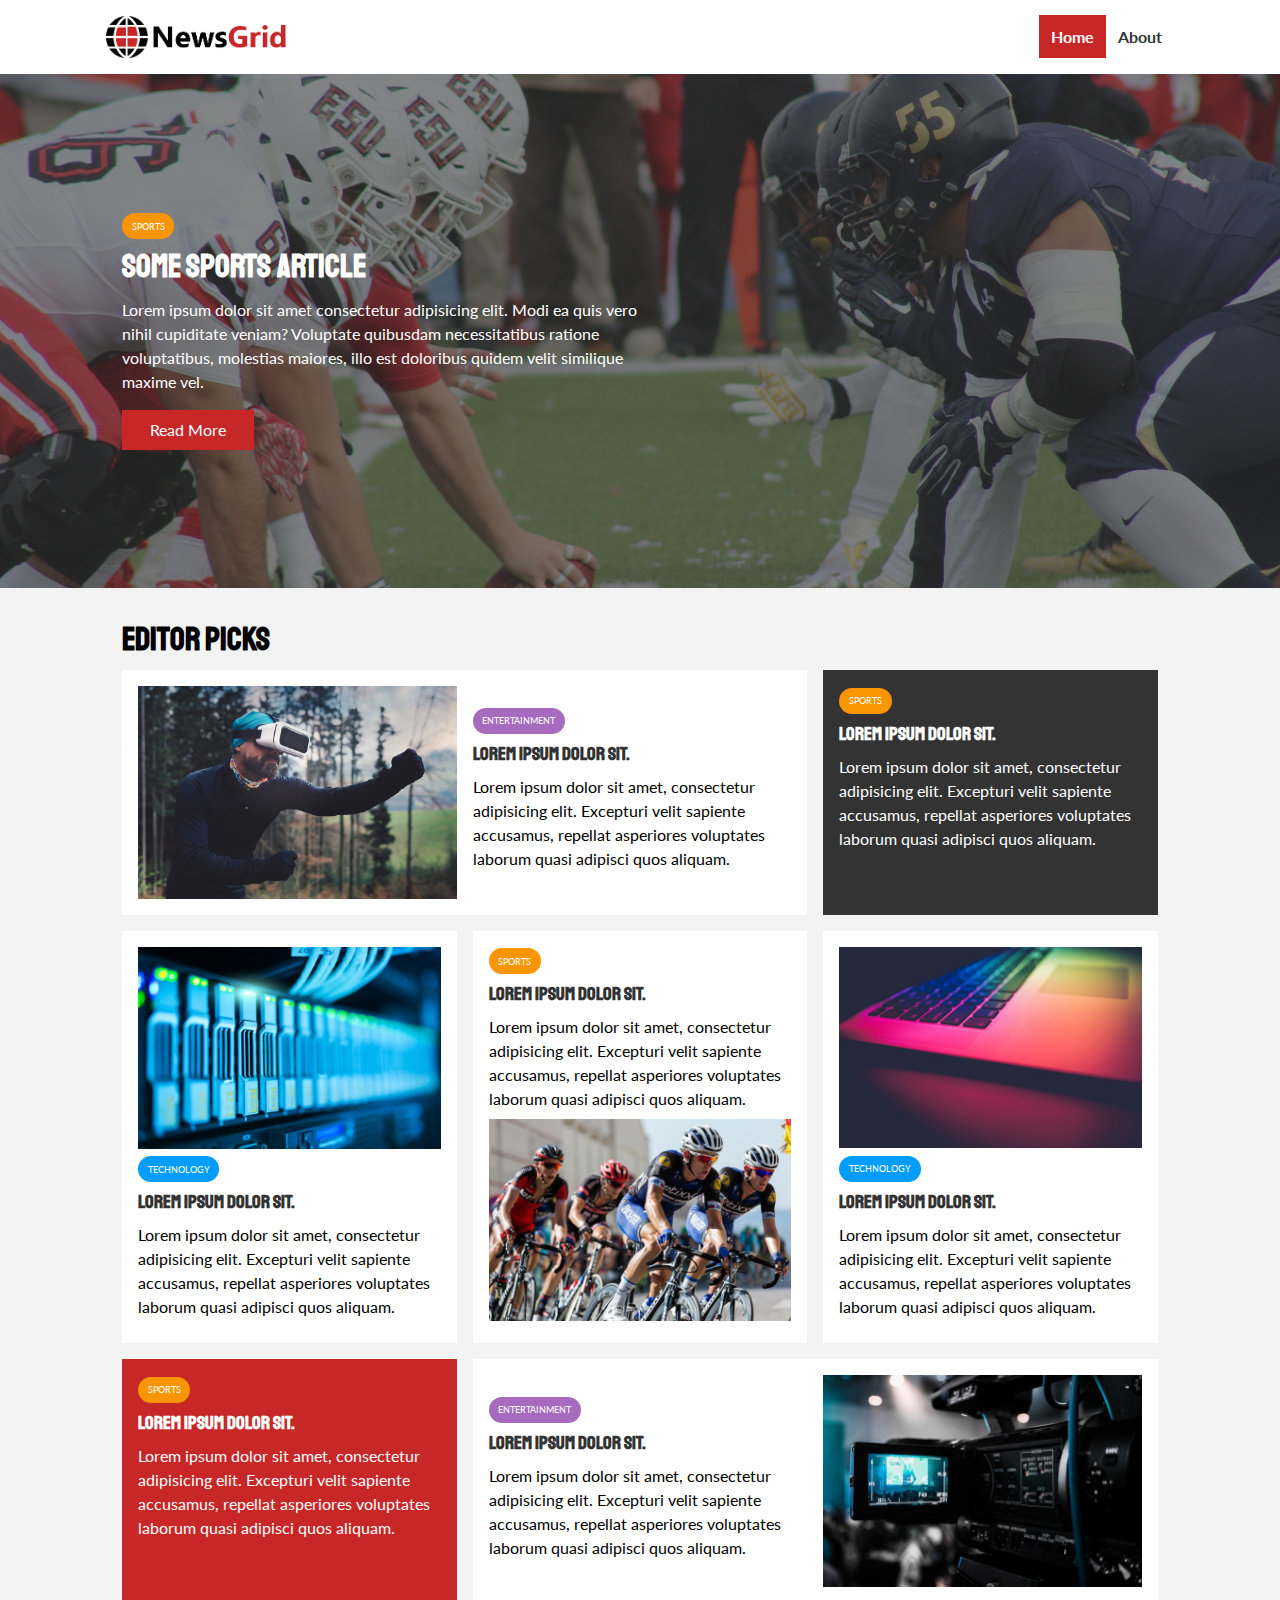
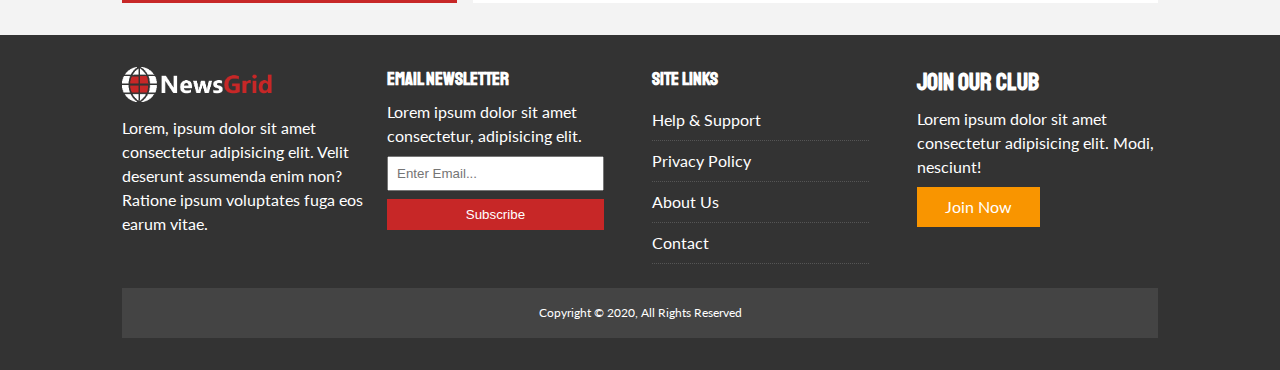
<file: index.html>
<!DOCTYPE html>
<html lang="en">
<head>
  <meta charset="UTF-8">
  <meta name="viewport" content="width=device-width, initial-scale=1.0">
  <title>Newsgrid | Latest News</title>
  <link rel="shortcut icon" type="image/x-icon" href="./favicon.ico">
  <link rel="stylesheet" href="https://cdnjs.cloudflare.com/ajax/libs/font-awesome/5.14.0/css/all.min.css" integrity="sha512-1PKOgIY59xJ8Co8+NE6FZ+LOAZKjy+KY8iq0G4B3CyeY6wYHN3yt9PW0XpSriVlkMXe40PTKnXrLnZ9+fkDaog==" crossorigin="anonymous" />
  <link href="https://fonts.googleapis.com/css2?family=Lato&family=Staatliches&display=swap" rel="stylesheet">
  <link rel="stylesheet" href="./css/style.css">
  <link rel="stylesheet" media="screen  and (max-width: 768px)" href="./css/mobile.css">
</head>
<body>
  <nav id="main-nav">
    <div class="container">
      <img src="./img/logo.png" alt="Newsgrid" class="logo">
      <div class="social">
        <a href="http://facebook.com" target="_blank"><i class="fab fa-facebook fa-2x"></i></a>
        <a href="http://twitter.com" target="_blank"><i class="fab fa-twitter fa-2x"></i></a>
        <a href="http://instagram.com" target="_blank"><i class="fab fa-instagram fa-2x"></i></a>
        <a href="http://youtube.com" target="_blank"><i class="fab fa-youtube fa-2x"></i></a>
      </div>
      <ul>
        <li>
          <a href="index.html" class="current">Home</a>
        </li>
        <li>
          <a href="about.html">About</a>
        </li>
      </ul>
    </div>
  </nav>

  <!-- Showcase -->
  <header id="showcase">
    <div class="container">
      <div class="showcase-container">
        <div class="showcase-content">
          <div class="category category-sports">
            Sports
          </div>
          <h1>Some Sports Article</h1>
          <p>Lorem ipsum dolor sit amet consectetur adipisicing elit. Modi ea quis vero nihil cupiditate veniam? Voluptate quibusdam necessitatibus ratione voluptatibus, molestias maiores, illo est doloribus quidem velit similique maxime vel.</p>
          <a href="./article.html" class="btn btn-primary">Read More</a>
        </div>
      </div>
    </div>
  </header>

  <!-- Home Articles -->
  <section id="home-articles" class="py-2">
    <div class="container">
      <h1>Editor Picks</h1>
      <div class="articles-container">
        <article class="card">
          <img src="./img/articles/ent1.jpg" alt="">
          <div>
            <div class="category category-ent">
              Entertainment
            </div>
            <h3>
              <a href="article.html">Lorem ipsum dolor sit.</a>
            </h3>
            <p>
              Lorem ipsum dolor sit amet, consectetur adipisicing elit. Excepturi velit sapiente accusamus, repellat asperiores voluptates laborum quasi adipisci quos aliquam.
            </p>
          </div>
        </article>
        <article class="card bg-dark">
          <div class="category category-sports">
            Sports
          </div>
          <h3>
            <a href="article.html">Lorem ipsum dolor sit.</a>
          </h3>
          <p>
            Lorem ipsum dolor sit amet, consectetur adipisicing elit. Excepturi velit sapiente accusamus, repellat asperiores voluptates laborum quasi adipisci quos aliquam.
          </p>
        </article>
        <article class="card">
          <img src="./img/articles/tech1.jpg" alt="">
          <div class="category category-tech">
            Technology
          </div>
          <h3>
            <a href="article.html">Lorem ipsum dolor sit.</a>
          </h3>
          <p>
            Lorem ipsum dolor sit amet, consectetur adipisicing elit. Excepturi velit sapiente accusamus, repellat asperiores voluptates laborum quasi adipisci quos aliquam.
          </p>
        </article>
        <article class="card">
          <div class="category category-sports">
            Sports
          </div>
          <h3>
            <a href="article.html">Lorem ipsum dolor sit.</a>
          </h3>
          <p>
            Lorem ipsum dolor sit amet, consectetur adipisicing elit. Excepturi velit sapiente accusamus, repellat asperiores voluptates laborum quasi adipisci quos aliquam.
          </p>
          <img src="./img/articles/sports1.jpg" alt="">
        </article>
        <article class="card">
          <img src="./img/articles/tech2.jpg" alt="">
          <div class="category category-tech">
            Technology
          </div>
          <h3>
            <a href="article.html">Lorem ipsum dolor sit.</a>
          </h3>
          <p>
            Lorem ipsum dolor sit amet, consectetur adipisicing elit. Excepturi velit sapiente accusamus, repellat asperiores voluptates laborum quasi adipisci quos aliquam.
          </p>
        </article>
        <article class="card bg-primary">
          <div class="category category-sports">
            Sports
          </div>
          <h3>
            <a href="article.html">Lorem ipsum dolor sit.</a>
          </h3>
          <p>
            Lorem ipsum dolor sit amet, consectetur adipisicing elit. Excepturi velit sapiente accusamus, repellat asperiores voluptates laborum quasi adipisci quos aliquam.
          </p>
        </article>
        <article class="card">
          <div>
            <div class="category category-ent">
              Entertainment
            </div>
            <h3>
              <a href="article.html">Lorem ipsum dolor sit.</a>
            </h3>
            <p>
              Lorem ipsum dolor sit amet, consectetur adipisicing elit. Excepturi velit sapiente accusamus, repellat asperiores voluptates laborum quasi adipisci quos aliquam.
            </p>
          </div>
          <img src="./img/articles/ent2.jpg" alt="">
        </article>
      </div>
    </div>
  </section>

  <!-- Footer -->
  <footer id="main-footer" class="py-2">
    <div class="container footer-container">
      <div>
        <img src="./img/logo_light.png" alt="NewsGrid">
        <p>Lorem, ipsum dolor sit amet consectetur adipisicing elit. Velit deserunt assumenda enim non? Ratione ipsum voluptates fuga eos earum vitae.</p>
      </div>
      <div>
        <h3>Email Newsletter</h3>
        <p>Lorem ipsum dolor sit amet consectetur, adipisicing elit.</p>
        <form name="contact" method="POST" data-netlify="true">
          <input type="email" name="email" placeholder="Enter Email...">
          <input type="submit" value="Subscribe" class="btn btn-primary">
        </form>
      </div>
      <div>
        <h3>Site Links</h3>
        <ul class="list">
          <li><a href="#">Help & Support</a></li>
          <li><a href="#">Privacy Policy</a></li>
          <li><a href="#">About Us</a></li>
          <li><a href="#">Contact</a></li>
        </ul>
      </div>
      <div>
        <h2>Join Our Club</h2>
        <p>Lorem ipsum dolor sit amet consectetur adipisicing elit. Modi, nesciunt!</p>
        <a href="#" class="btn btn-secondary">Join Now</a>
      </div>
      <div>
        <p>
          Copyright &copy; 2020, All Rights Reserved
        </p>
      </div>
    </div>
  </footer>
</body>
</html>
</file>
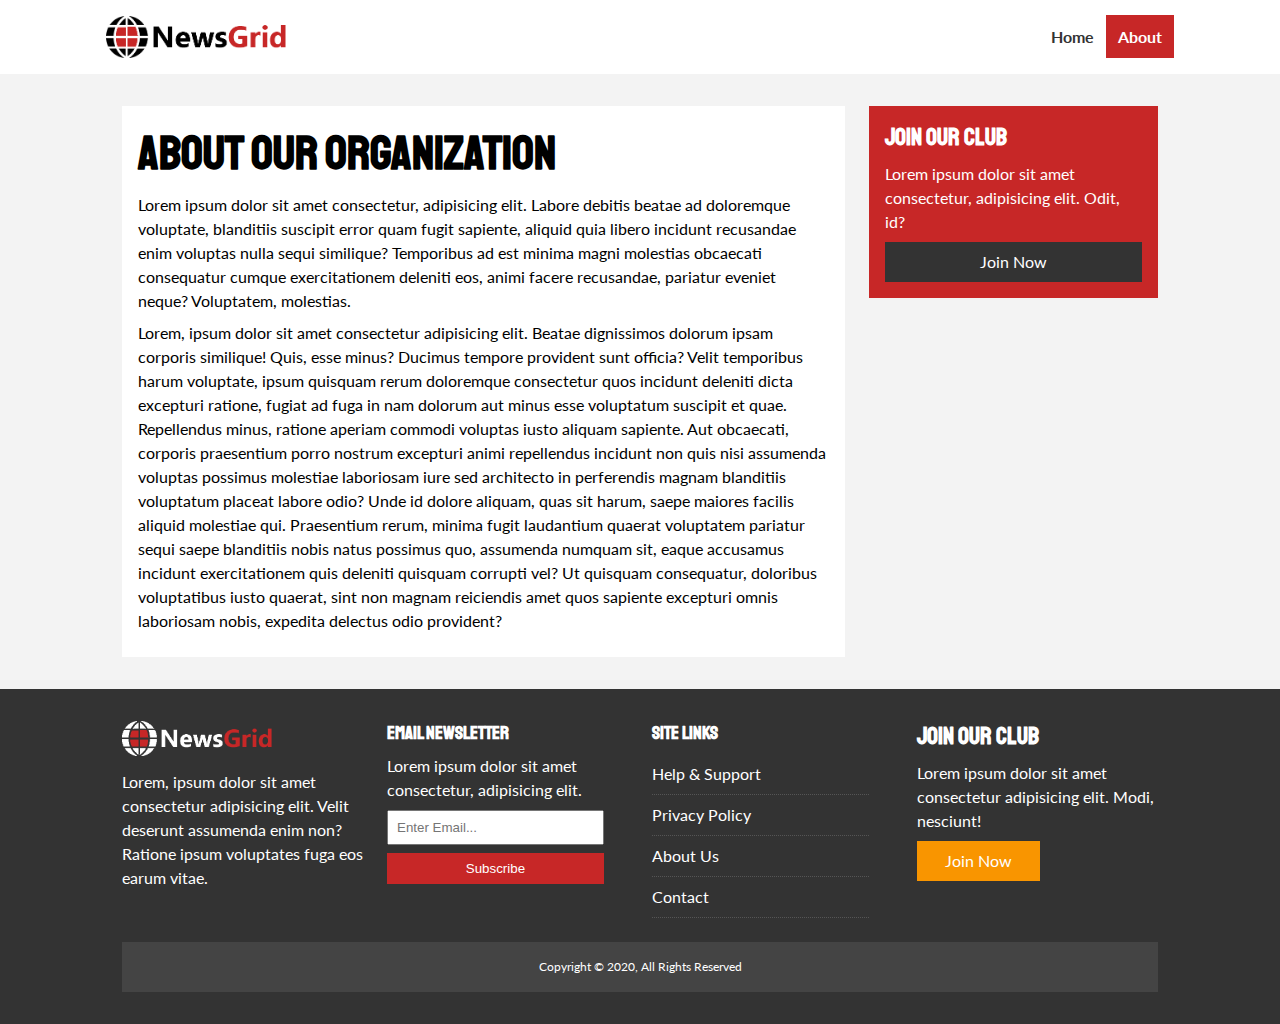
<file: about.html>
<!DOCTYPE html>
<html lang="en">
<head>
  <meta charset="UTF-8">
  <meta name="viewport" content="width=device-width, initial-scale=1.0">
  <title>Newsgrid | About</title>
  <link rel="shortcut icon" type="image/x-icon" href="./favicon.ico">
  <link rel="stylesheet" href="https://cdnjs.cloudflare.com/ajax/libs/font-awesome/5.14.0/css/all.min.css" integrity="sha512-1PKOgIY59xJ8Co8+NE6FZ+LOAZKjy+KY8iq0G4B3CyeY6wYHN3yt9PW0XpSriVlkMXe40PTKnXrLnZ9+fkDaog==" crossorigin="anonymous" />
  <link href="https://fonts.googleapis.com/css2?family=Lato&family=Staatliches&display=swap" rel="stylesheet">
  <link rel="stylesheet" href="./css/style.css">
  <link rel="stylesheet" media="screen  and (max-width: 768px)" href="./css/mobile.css">
</head>
<body>
  <nav id="main-nav">
    <div class="container">
      <img src="./img/logo.png" alt="Newsgrid" class="logo">
      <div class="social">
        <a href="http://facebook.com" target="_blank"><i class="fab fa-facebook fa-2x"></i></a>
        <a href="http://twitter.com" target="_blank"><i class="fab fa-twitter fa-2x"></i></a>
        <a href="http://instagram.com" target="_blank"><i class="fab fa-instagram fa-2x"></i></a>
        <a href="http://youtube.com" target="_blank"><i class="fab fa-youtube fa-2x"></i></a>
      </div>
      <ul>
        <li>
          <a href="index.html">Home</a>
        </li>
        <li>
          <a href="about.html" class="current">About</a>
        </li>
      </ul>
    </div>
  </nav>

  <section id="about">
    <div class="container">
      <div class="page-container">
        <article class="card">
          <h1 class="l-heading">About Our Organization</h1>
          <p>Lorem ipsum dolor sit amet consectetur, adipisicing elit. Labore debitis beatae ad doloremque voluptate, blanditiis suscipit error quam fugit sapiente, aliquid quia libero incidunt recusandae enim voluptas nulla sequi similique? Temporibus ad est minima magni molestias obcaecati consequatur cumque exercitationem deleniti eos, animi facere recusandae, pariatur eveniet neque? Voluptatem, molestias.</p>
          <p>Lorem, ipsum dolor sit amet consectetur adipisicing elit. Beatae dignissimos dolorum ipsam corporis similique! Quis, esse minus? Ducimus tempore provident sunt officia? Velit temporibus harum voluptate, ipsum quisquam rerum doloremque consectetur quos incidunt deleniti dicta excepturi ratione, fugiat ad fuga in nam dolorum aut minus esse voluptatum suscipit et quae. Repellendus minus, ratione aperiam commodi voluptas iusto aliquam sapiente. Aut obcaecati, corporis praesentium porro nostrum excepturi animi repellendus incidunt non quis nisi assumenda voluptas possimus molestiae laboriosam iure sed architecto in perferendis magnam blanditiis voluptatum placeat labore odio? Unde id dolore aliquam, quas sit harum, saepe maiores facilis aliquid molestiae qui. Praesentium rerum, minima fugit laudantium quaerat voluptatem pariatur sequi saepe blanditiis nobis natus possimus quo, assumenda numquam sit, eaque accusamus incidunt exercitationem quis deleniti quisquam corrupti vel? Ut quisquam consequatur, doloribus voluptatibus iusto quaerat, sint non magnam reiciendis amet quos sapiente excepturi omnis laboriosam nobis, expedita delectus odio provident?</p>
        </article>
        <aside class="card bg-primary">
          <h2>Join Our Club</h2>
          <p>Lorem ipsum dolor sit amet consectetur, adipisicing elit. Odit, id?</p>
          <a href="#" class="btn btn-dark btn-block">Join Now</a>
        </aside>
      </div>
    </div>
  </section>

  <!-- Footer -->
  <footer id="main-footer" class="py-2">
    <div class="container footer-container">
      <div>
        <img src="./img/logo_light.png" alt="NewsGrid">
        <p>Lorem, ipsum dolor sit amet consectetur adipisicing elit. Velit deserunt assumenda enim non? Ratione ipsum voluptates fuga eos earum vitae.</p>
      </div>
      <div>
        <h3>Email Newsletter</h3>
        <p>Lorem ipsum dolor sit amet consectetur, adipisicing elit.</p>
        <form name="contact" method="POST" data-netlify="true">
          <input type="email" name="email" placeholder="Enter Email...">
          <input type="submit" value="Subscribe" class="btn btn-primary">
        </form>
      </div>
      <div>
        <h3>Site Links</h3>
        <ul class="list">
          <li><a href="#">Help & Support</a></li>
          <li><a href="#">Privacy Policy</a></li>
          <li><a href="#">About Us</a></li>
          <li><a href="#">Contact</a></li>
        </ul>
      </div>
      <div>
        <h2>Join Our Club</h2>
        <p>Lorem ipsum dolor sit amet consectetur adipisicing elit. Modi, nesciunt!</p>
        <a href="#" class="btn btn-secondary">Join Now</a>
      </div>
      <div>
        <p>
          Copyright &copy; 2020, All Rights Reserved
        </p>
      </div>
    </div>
  </footer>
</body>
</html>
</file>
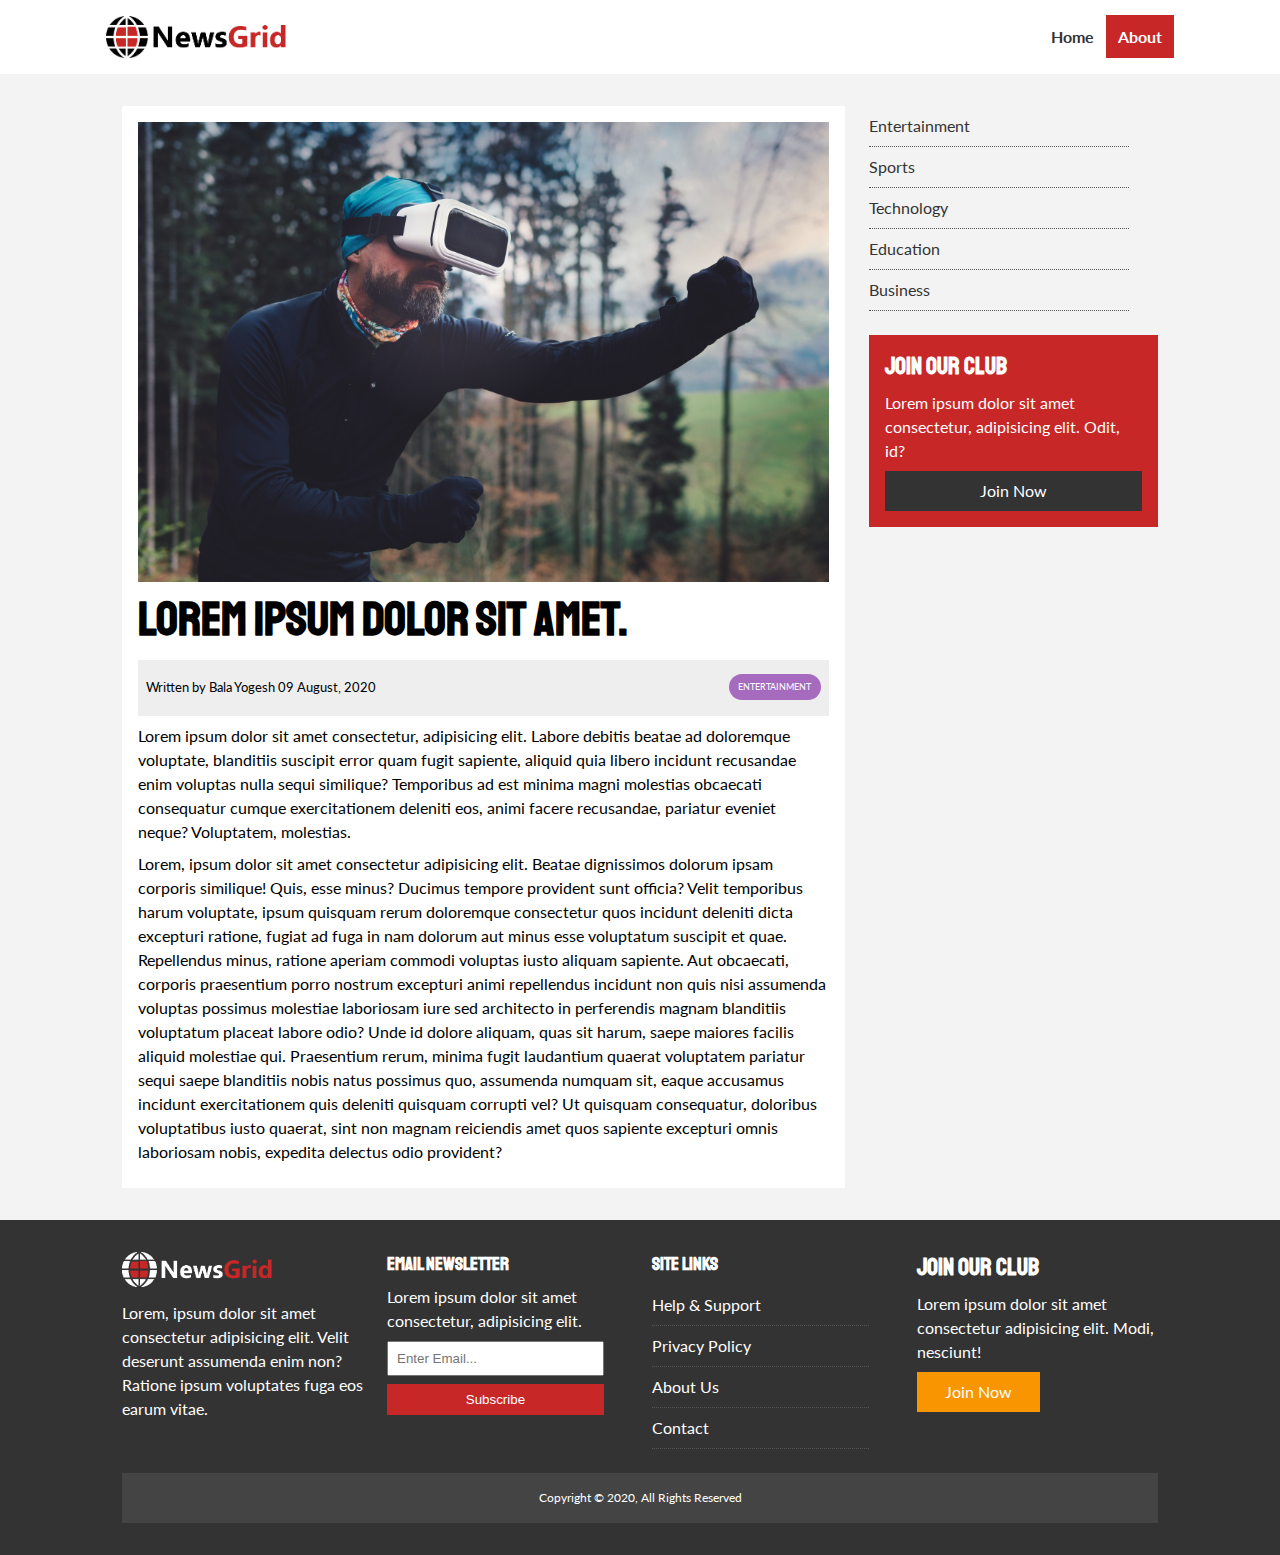
<file: article.html>
<!DOCTYPE html>
<html lang="en">
<head>
  <meta charset="UTF-8">
  <meta name="viewport" content="width=device-width, initial-scale=1.0">
  <title>Newsgrid | Latest News</title>
  <link rel="shortcut icon" type="image/x-icon" href="./favicon.ico">
  <link rel="stylesheet" href="https://cdnjs.cloudflare.com/ajax/libs/font-awesome/5.14.0/css/all.min.css" integrity="sha512-1PKOgIY59xJ8Co8+NE6FZ+LOAZKjy+KY8iq0G4B3CyeY6wYHN3yt9PW0XpSriVlkMXe40PTKnXrLnZ9+fkDaog==" crossorigin="anonymous" />
  <link href="https://fonts.googleapis.com/css2?family=Lato&family=Staatliches&display=swap" rel="stylesheet">
  <link rel="stylesheet" href="./css/style.css">
  <link rel="stylesheet" media="screen  and (max-width: 768px)" href="./css/mobile.css">
</head>
<body>
  <nav id="main-nav">
    <div class="container">
      <img src="./img/logo.png" alt="Newsgrid" class="logo">
      <div class="social">
        <a href="http://facebook.com" target="_blank"><i class="fab fa-facebook fa-2x"></i></a>
        <a href="http://twitter.com" target="_blank"><i class="fab fa-twitter fa-2x"></i></a>
        <a href="http://instagram.com" target="_blank"><i class="fab fa-instagram fa-2x"></i></a>
        <a href="http://youtube.com" target="_blank"><i class="fab fa-youtube fa-2x"></i></a>
      </div>
      <ul>
        <li>
          <a href="index.html">Home</a>
        </li>
        <li>
          <a href="about.html" class="current">About</a>
        </li>
      </ul>
    </div>
  </nav>

  <section id="article">
    <div class="container">
      <div class="page-container">
        <article class="card">
          <img src="./img/articles/ent1.jpg" alt="Entertainment">
          <h1 class="l-heading">Lorem ipsum dolor sit amet.</h1>
          <div class="meta">
            <small>
              <i class="fas fa-user"></i> Written by Bala Yogesh 09 August, 2020
            </small>
            <div class="category category-ent">
              Entertainment
            </div>
          </div>
          <p>Lorem ipsum dolor sit amet consectetur, adipisicing elit. Labore debitis beatae ad doloremque voluptate, blanditiis suscipit error quam fugit sapiente, aliquid quia libero incidunt recusandae enim voluptas nulla sequi similique? Temporibus ad est minima magni molestias obcaecati consequatur cumque exercitationem deleniti eos, animi facere recusandae, pariatur eveniet neque? Voluptatem, molestias.</p>
          <p>Lorem, ipsum dolor sit amet consectetur adipisicing elit. Beatae dignissimos dolorum ipsam corporis similique! Quis, esse minus? Ducimus tempore provident sunt officia? Velit temporibus harum voluptate, ipsum quisquam rerum doloremque consectetur quos incidunt deleniti dicta excepturi ratione, fugiat ad fuga in nam dolorum aut minus esse voluptatum suscipit et quae. Repellendus minus, ratione aperiam commodi voluptas iusto aliquam sapiente. Aut obcaecati, corporis praesentium porro nostrum excepturi animi repellendus incidunt non quis nisi assumenda voluptas possimus molestiae laboriosam iure sed architecto in perferendis magnam blanditiis voluptatum placeat labore odio? Unde id dolore aliquam, quas sit harum, saepe maiores facilis aliquid molestiae qui. Praesentium rerum, minima fugit laudantium quaerat voluptatem pariatur sequi saepe blanditiis nobis natus possimus quo, assumenda numquam sit, eaque accusamus incidunt exercitationem quis deleniti quisquam corrupti vel? Ut quisquam consequatur, doloribus voluptatibus iusto quaerat, sint non magnam reiciendis amet quos sapiente excepturi omnis laboriosam nobis, expedita delectus odio provident?</p>
        </article>

        <aside>
          <div class="list">
            <ul>
              <li><i class="fas fa-chevron-right"></i> <a href="#">Entertainment</a></li>
              <li><i class="fas fa-chevron-right"></i> <a href="#">Sports</a></li>
              <li><i class="fas fa-chevron-right"></i> <a href="#">Technology</a></li>
              <li><i class="fas fa-chevron-right"></i> <a href="#">Education</a></li>
              <li><i class="fas fa-chevron-right"></i> <a href="#">Business</a></li>
            </ul>
          </div>
        </aside>

        <aside class="card bg-primary">
          <h2>Join Our Club</h2>
          <p>Lorem ipsum dolor sit amet consectetur, adipisicing elit. Odit, id?</p>
          <a href="#" class="btn btn-dark btn-block">Join Now</a>
        </aside>
      </div>
    </div>
  </section>

  <!-- Footer -->
  <footer id="main-footer" class="py-2">
    <div class="container footer-container">
      <div>
        <img src="./img/logo_light.png" alt="NewsGrid">
        <p>Lorem, ipsum dolor sit amet consectetur adipisicing elit. Velit deserunt assumenda enim non? Ratione ipsum voluptates fuga eos earum vitae.</p>
      </div>
      <div>
        <h3>Email Newsletter</h3>
        <p>Lorem ipsum dolor sit amet consectetur, adipisicing elit.</p>
        <form name="contact" method="POST" data-netlify="true">
          <input type="email" name="email" placeholder="Enter Email...">
          <input type="submit" value="Subscribe" class="btn btn-primary">
        </form>
      </div>
      <div>
        <h3>Site Links</h3>
        <ul class="list">
          <li><a href="#">Help & Support</a></li>
          <li><a href="#">Privacy Policy</a></li>
          <li><a href="#">About Us</a></li>
          <li><a href="#">Contact</a></li>
        </ul>
      </div>
      <div>
        <h2>Join Our Club</h2>
        <p>Lorem ipsum dolor sit amet consectetur adipisicing elit. Modi, nesciunt!</p>
        <a href="#" class="btn btn-secondary">Join Now</a>
      </div>
      <div>
        <p>
          Copyright &copy; 2020, All Rights Reserved
        </p>
      </div>
    </div>
  </footer>
</body>
</html>
</file>
<file: css/style.css>
:root {
  --primary-color: #c72727;
  --secondary-color: #f99500;
  --light-color: #f3f3f3;
  --dark-color: #333;
  --max-width: 1100px;
}

.category {
  --sports-color: #f99500;
  --ent-color: #a66bbe;
  --tech-color: #009cff;
}

* {
  margin: 0;
  padding: 0;
  box-sizing: border-box;
}

body {
  font-family: 'Lato', sans-serif;
  line-height: 1.5;
  background: var(--light-color);
}

a {
  color: #333;
  text-decoration: none;
}

ul {
  list-style: none;
}

p {
  margin: 0.5rem 0;
}

img {
  width: 100%;
}

h1, h2, h3, h4, h5, h6 {
  font-family: 'Staatliches', cursive;
  margin-bottom: 0.55rem;
  line-height: 1.3;
}

/* Utility */
.container {
  max-width: 1100px;
  margin: auto;
  padding: 0 2rem;
  overflow: hidden;
}

.category {
  display: inline-block;
  color: #fff;
  font-size: .55rem;
  text-transform: uppercase;
  padding: 0.4rem 0.6rem;
  border-radius: 15px;
  margin-bottom: 0.5rem;
}

.category-sports { background: var(--sports-color);}
.category-ent { background: var(--ent-color);}
.category-tech { background: var(--tech-color);}

.btn {
  display: inline-block;
  border: none;
  background: var(--dark-color);
  color: #fff;
  padding: 0.5rem 1.75rem;
  cursor: pointer;
}

.btn-light { background: var(--light-color);}
.btn-primary { background: var(--primary-color);}
.btn-secondary { background: var(--secondary-color);}

.btn-block {
  display: block;
  width: 100%;
  text-align: center;
}

.btn:hover {
  opacity: 0.9;
}

.card {
  background: #fff;
  padding: 1rem;
}

.bg-dark {
  background: var(--dark-color);
  color: #fff;
}

.bg-primary {
  background: var(--primary-color);
  color: #fff;
}

.bg-secondary {
  background: var(--secondary-color);
  color: #fff;
}

.bg-dark h1,
.bg-dark h2,
.bg-dark h3,
.bg-dark a,
.bg-primary h1,
.bg-primary h2,
.bg-primary h3,
.bg-primary a,
.bg-secondary h1,
.bg-secondary h2,
.bg-secondary h3,
.bg-secondary a {
  color: #fff;
}

.py-1 { padding: 1.5rem 0;}
.py-2 { padding: 2rem 0;}
.py-3 { padding: 3rem 0;}
.p-1 {padding: 1.5rem;}
.p-2 {padding: 2rem;}
.p-3 {padding: 3rem;}

.l-heading {
  font-size: 3rem;
}

.list li {
  padding: 0.5rem 0;
  border-bottom: 1px dotted #555;
  width: 90%;
}

.list li a:hover {
  color: var(--primary-color);
}

/* Inner page grid container */
.page-container{
  display: grid;
  grid-template-columns: 5fr 2fr;
  margin: 2rem 0;
  gap: 1.5rem;
}

.page-container > *:first-child {
  grid-row: 1 / span 3;
}


/* Navigation */
#main-nav {
  background: #fff;
  position: sticky;
  top: 0;
  z-index: 2;
}

#main-nav .container {
  display: grid;
  grid-template-columns: 6fr 3fr 2fr;
  padding: 1rem;
  align-items: center;
}

#main-nav .logo {
  width: 180px;
}

#main-nav ul {
  justify-self: end;
  display: flex;
}

#main-nav ul li a {
  padding: 0.75rem;
  font-weight: bold;
}

#main-nav ul li a.current {
  background: var(--primary-color);
  color: #fff;
}

#main-nav ul li a:hover {
  background: var(--light-color);
  color: var(--dark-color);
}

#main-nav .social{
  justify-self: center;
}

#main-nav .social i {
  color: #777;
  margin-right: .5rem;
}

/* Showcase */
#showcase {
  background: #333;
  color: #fff;
  padding: 2rem;
  position: relative;
}

#showcase::before {
  content: '';
  background: url(../img/featured.jpg) no-repeat center center/cover;
  position: absolute;
  top: 0;
  left: 0;
  width: 100%;
  height: 100%;
  opacity: 0.4;
}

#showcase .showcase-container {
  display: grid;
  grid-template-columns: repeat(2, 1fr);
  justify-content: center;
  align-items: center;
  height: 50vh;
}

#showcase .showcase-content {
  z-index: 1;
}

#showcase .showcase-content p {
  margin-bottom: 1rem;
}

/* Home Articles */
#home-articles .articles-container {
  display: grid;
  grid-template-columns: repeat(3, 1fr);
  gap: 1rem;
}

#home-articles .articles-container > *:first-child,
#home-articles .articles-container > *:last-child {
  display: grid;
  grid-template-columns: repeat(2, 1fr);
  gap: 1rem;
  align-items: center;
  grid-column: 1 / span 2;
}

#home-articles .articles-container > *:last-child {
  grid-column: 2 / span 2;
}

#article .meta {
  display: flex;
  justify-content: space-between;
  align-items: center;
  background: #eee;
  padding: 0.5rem;
}

#article .meta .category {
  margin-top: 0.4rem;
}

/* Footer */
#main-footer {
  background: var(--dark-color);
  color: #fff;
}

#main-footer img {
  width: 150px;
}

#main-footer a {
  color: #fff;
}

#main-footer .footer-container {
  display: grid;
  grid-template-columns: repeat(4, 1fr);
  gap: 1.5rem;
}

#main-footer .footer-container > *:last-child {
  background: #444;
  grid-column: 1 / span 4;
  padding: 0.5rem;
  text-align: center;
  font-size: 0.75rem;
}

#main-footer form input[type="email"]{
  width: 90%;
  padding: 0.5rem;
  margin-bottom: 0.5rem;
}

#main-footer form input[type="submit"] {
  width: 90%;
}

#main-footer ul li a:hover {
  color: var(--primary-color);
}
</file>
<file: css/mobile.css>
/* Navigation */

#main-nav .social {
  display: none;
}

#main-nav .container {
  grid-template-columns: 1fr;
  gap: 1.2rem;
}

#main-nav ul,
#main-nav .logo {
  justify-self: center;
}

#main-nav ul li a{
  padding: 0.50rem;
}

/* Home Articles */

#home-articles .articles-container {
  grid-template-columns: repeat(2, 1fr);
}

#home-articles .articles-container > *:first-child, 
#home-articles .articles-container > *:last-child {
  grid-template-columns: 1fr;
  grid-column: 1;
}

@media(max-width: 600px) {
  /* Stack grid items */
  #showcase .showcase-container,
  #home-articles .articles-container,
  #main-footer .footer-container {
    grid-template-columns: 1fr;
  }

  #main-footer .footer-container > *:last-child {
    grid-column: 1;
  }

  #main-footer .footer-container > *:first-child,
  #main-footer .footer-container > *:nth-child(2) {
    border-bottom: 1px dotted #444;
    padding-bottom: 1rem;
  }

  .page-container {
    grid-template-columns: 1fr;
  }

  .page-container > *:first-child {
    grid-row: 1;
  }

  .l-heading {
    font-size: 2rem;
  }
}
</file>
